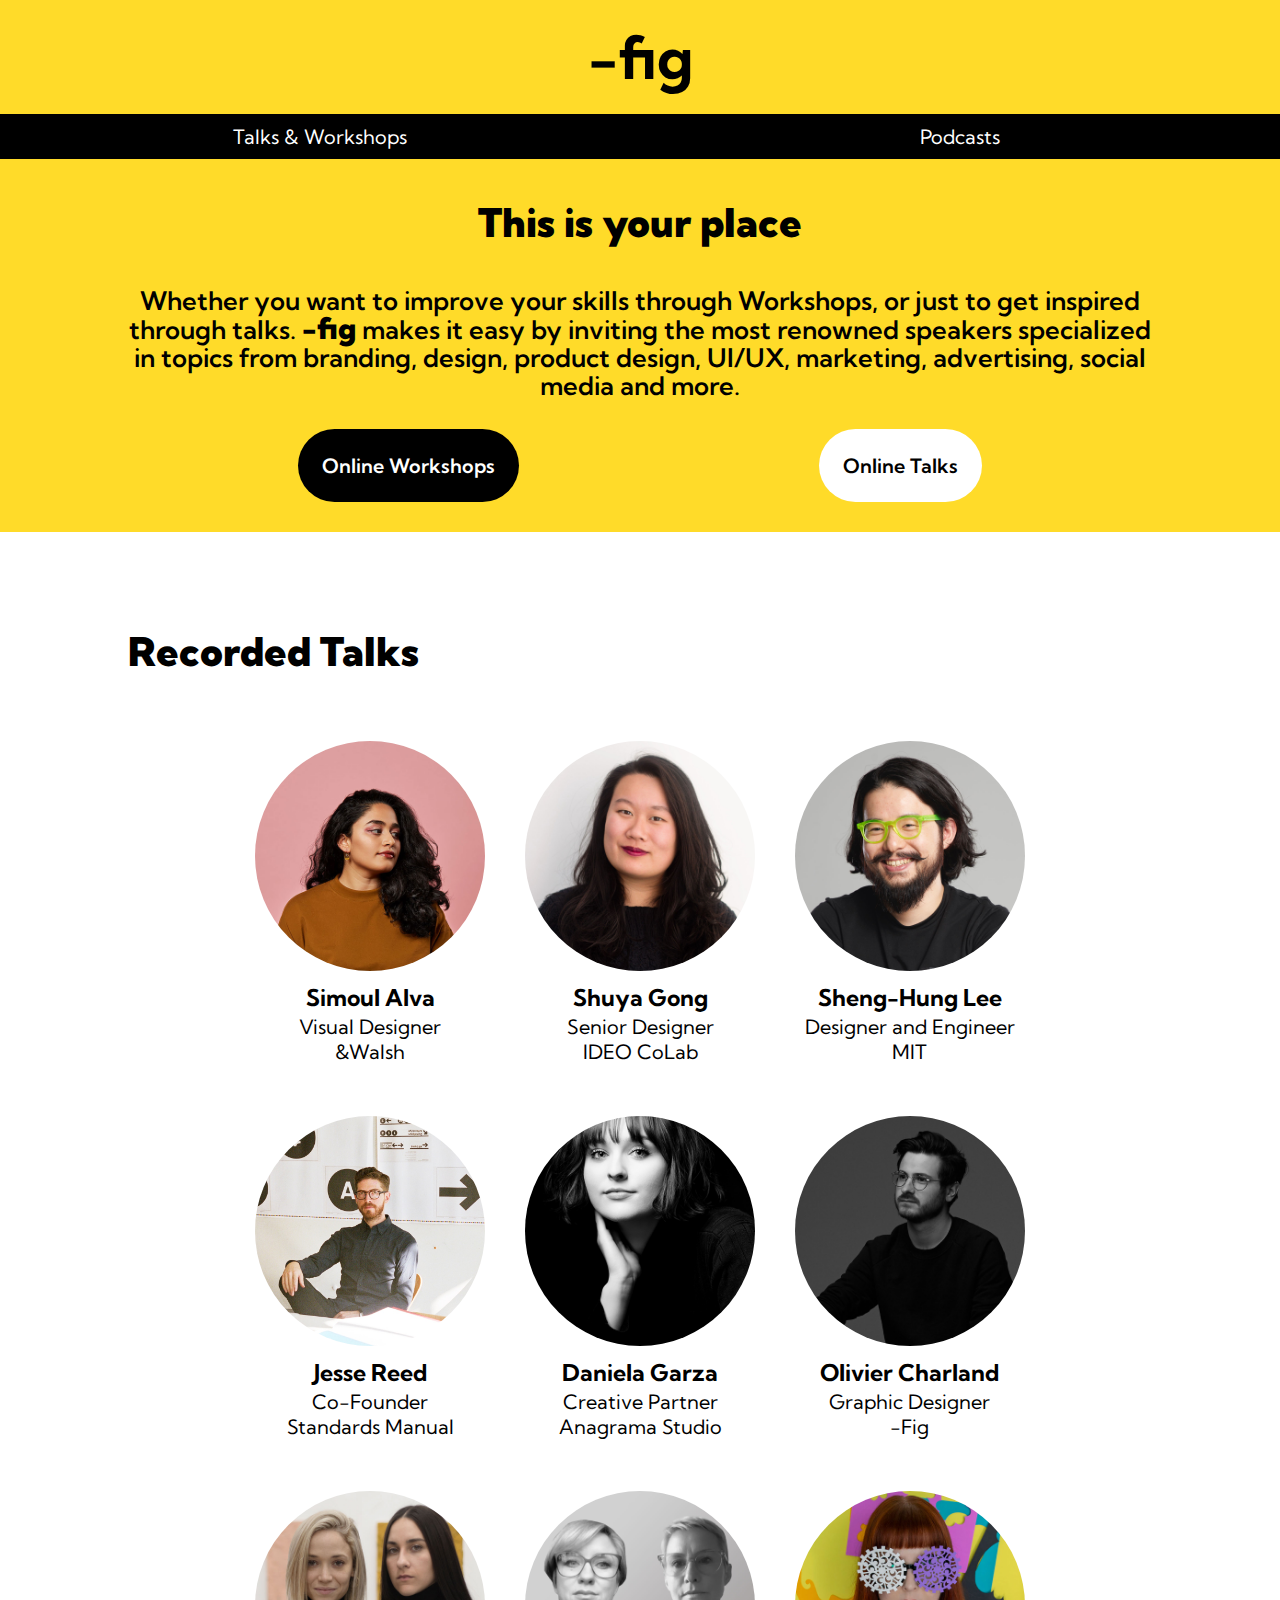
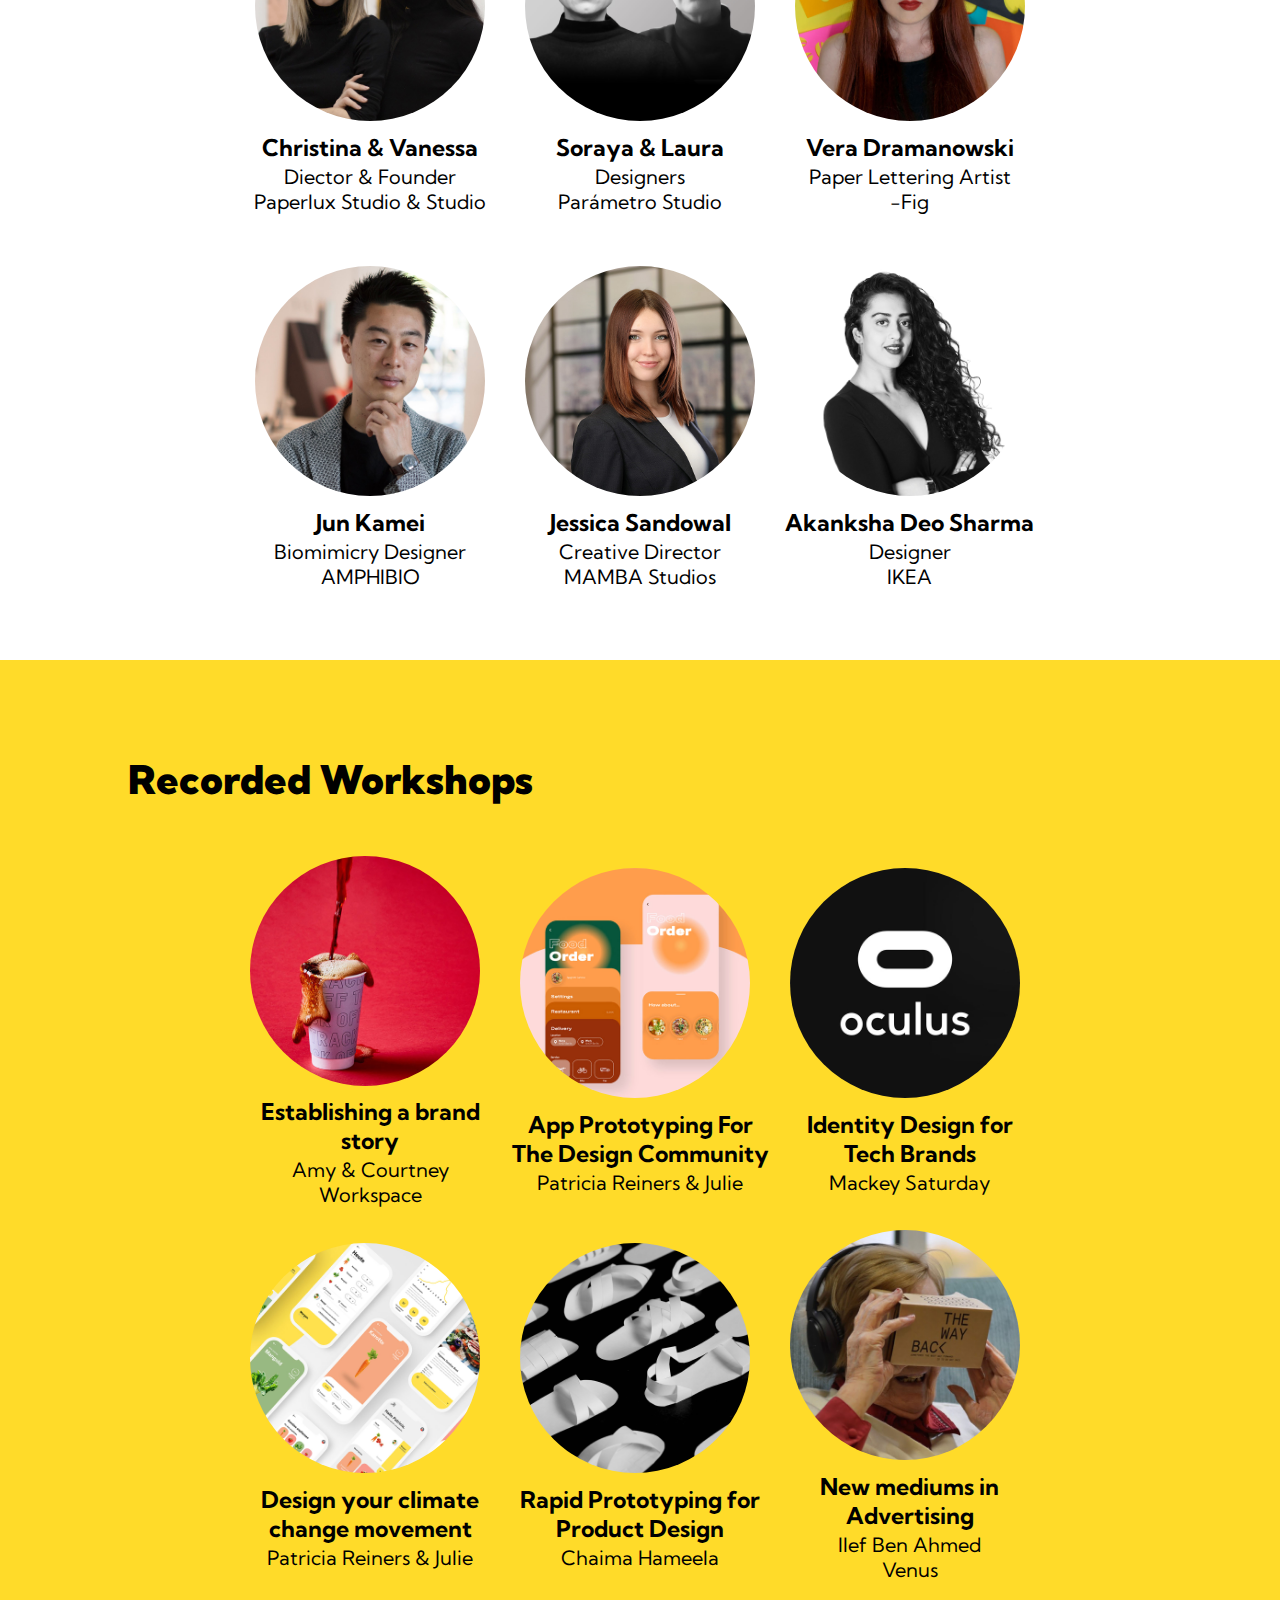
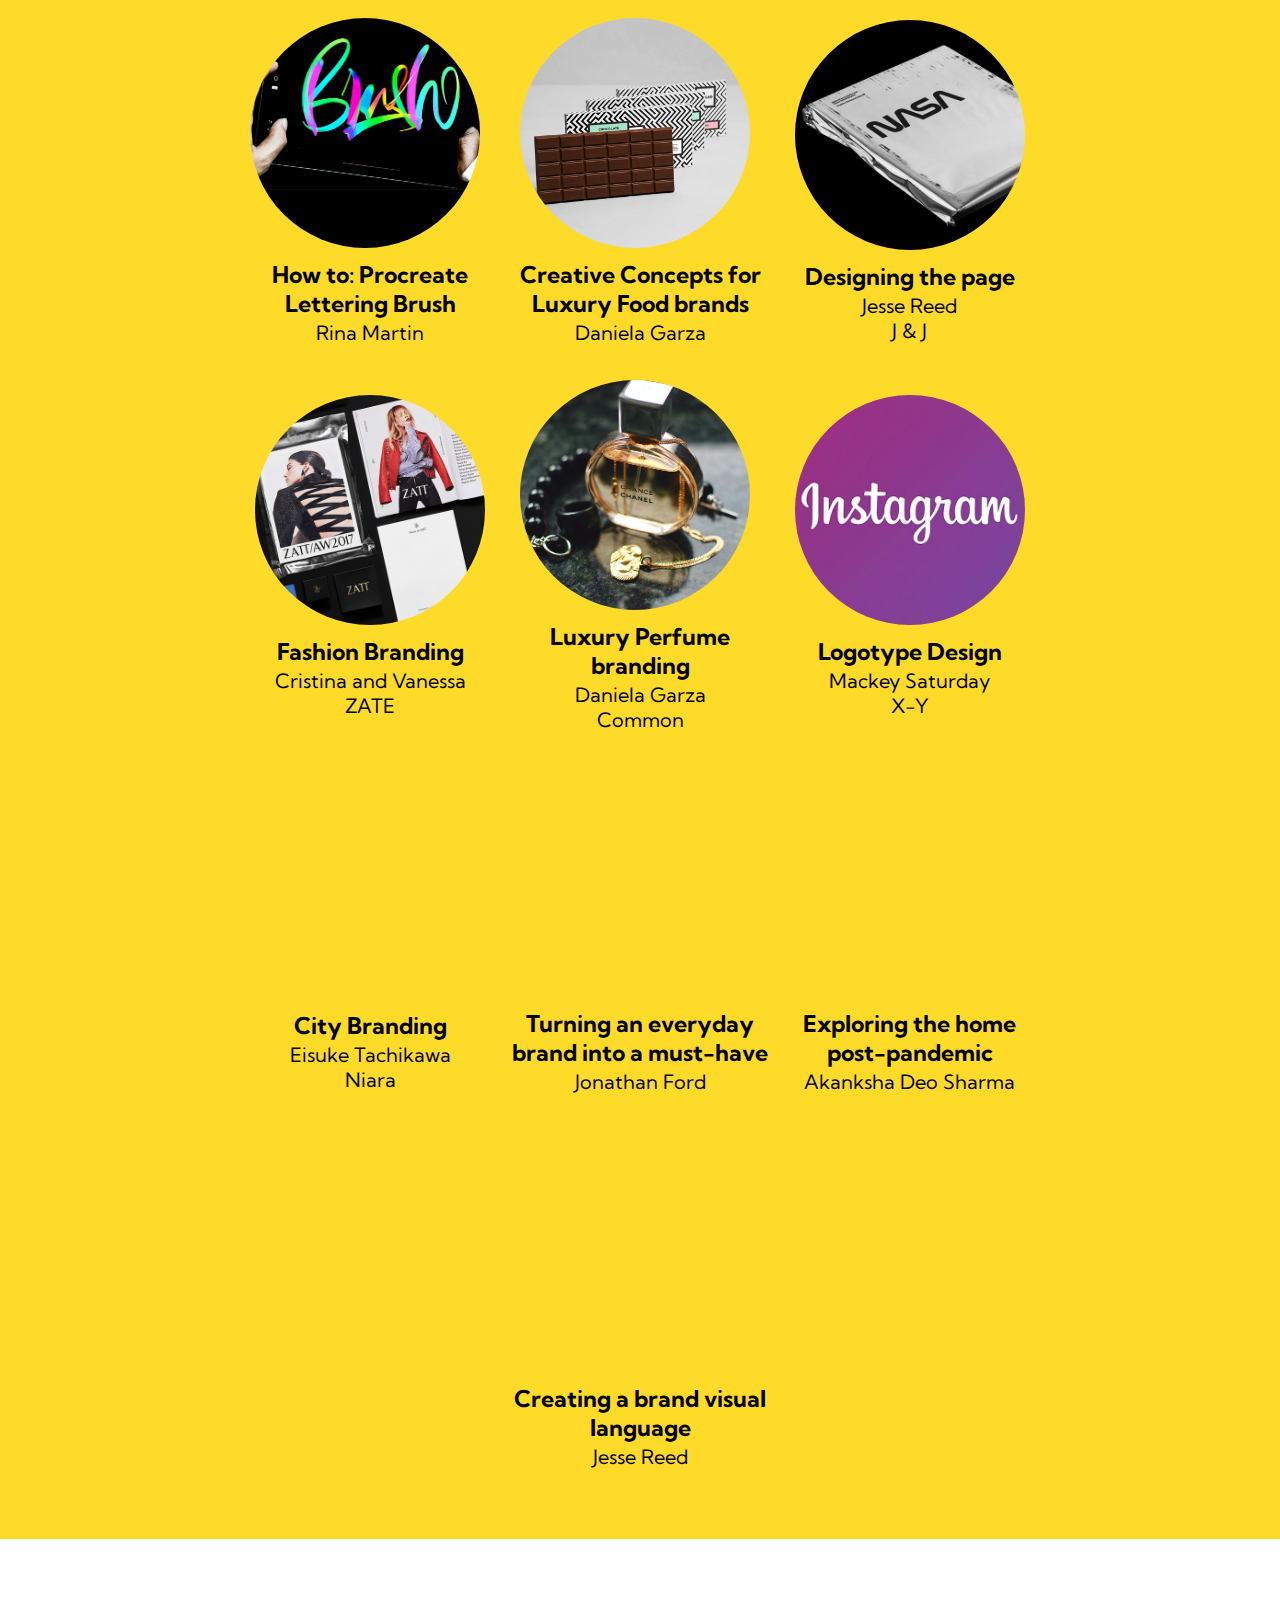
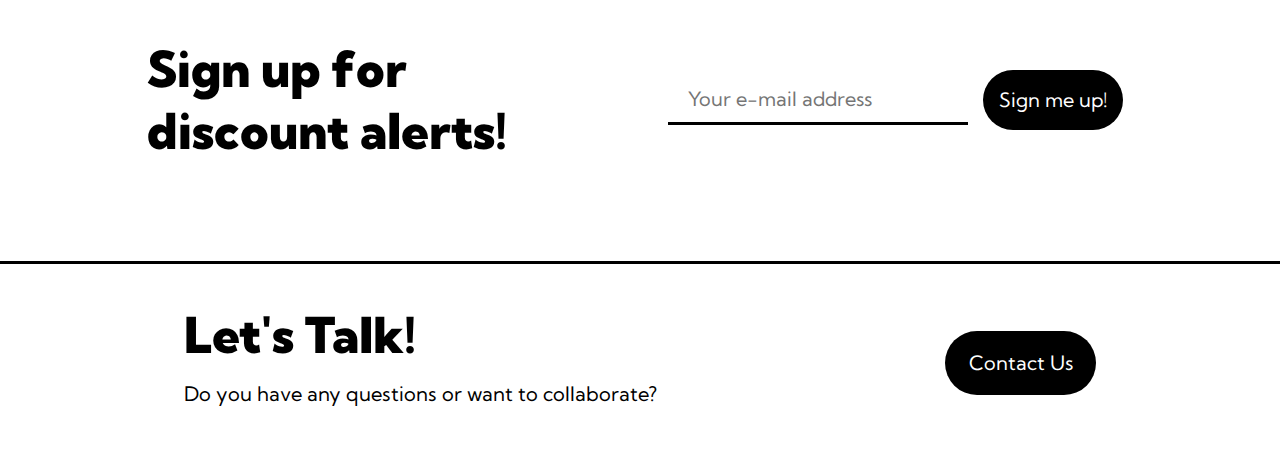
<file: index.html>
<!DOCTYPE html>
<html lang="en">
<head>
    <meta charset="UTF-8">
    <meta http-equiv="X-UA-Compatible" content="IE=edge">
    <meta name="viewport" content="width=device-width, initial-scale=1.0">
    <title>-fig</title>
    <link rel="stylesheet" href="fig-style.css">
    <link rel="icon" href="/images/fig-icon.jpg" type="image/x-icon">
</head>
<body>
    <div class="main__header">
        <div class="logo__div">
            <h1 class="logo__text no-wrap"><span class="dash">-</span>fig</h1>
        </div>
        <div class="nav__div">
                <div class="nav__content">
                    <span class="nav__item no-wrap"><a href="#workshop" class="nav__link"><span class="hide_text"> Talks &</span> Workshops</a></span>
                </div>
                <div class="nav__content">
                    <span class="nav__item"><a href="/podcast.html" class="nav__link">Podcasts</a></span>
                </div>
        </div>
    </div>
    <div class="main__content">
        <h2 class="page__title content__head center no-wrap">This is your place</h2>
        <p class="content_p center">Whether you want to improve your skills through Workshops, or just to get inspired through talks. <span class="p__text">-fig</span> makes it easy by inviting the most renowned speakers specialized in topics from branding, design, product design, UI/UX, marketing, advertising, social media and more.</p>
        <div class="secondary">
            <span class="secondary-button button-one no-wrap"><a href="#workshop" class="secondary-link link-one">Online Workshops</a></span>
            <span class="secondary-button button-two no-wrap"><a href="#talks" class="secondary-link link-two">Online Talks</a></span>
        </div>
    </div>
    <main>
        <!-- RECORDED-TALKS-CONTENT -->
        <section id="talks" class="talks_section section__layout">
            <h2 class="content__head">Recorded Talks</h2>
            <div class="cards__gallery">
                <div class="card__content">
                    <img src="/images/Simoul.jpg" alt="simoul-alva" class="card__img" loading="lazy">
                    <h3 class="card__head">Simoul Alva</h3>
                    <p class="card__info">Visual Designer</p>
                    <p class="card__info">&Walsh</p>
                </div>
                <div class="card__content">
                    <img src="/images/shuya.jpg" alt="shuya-gong" class="card__img" loading="lazy">
                    <h3 class="card__head">Shuya Gong</h3>
                    <p class="card__info">Senior Designer</p>
                    <p class="card__info">IDEO CoLab</p>
                </div>
                <div class="card__content">
                    <img src="/images/sheng.jpg" alt="sheng-hung lee" class="card__img" loading="lazy">
                    <h3 class="card__head">Sheng-Hung Lee</h3>
                    <p class="card__info">Designer and Engineer</p>
                    <p class="card__info">MIT</p>
                </div>
                <div class="card__content">
                    <img src="/images/jesse.jpeg" alt="jesse-reed" class="card__img" loading="lazy">
                    <h3 class="card__head">Jesse Reed</h3>
                    <p class="card__info">Co-Founder</p>
                    <p class="card__info">Standards Manual</p>
                </div>
                <div class="card__content">
                    <img src="/images/Daniela.jpg" alt="daniela -garza" class="card__img" loading="lazy">
                    <h3 class="card__head">Daniela Garza</h3>
                    <p class="card__info">Creative Partner</p>
                    <p class="card__info">Anagrama Studio</p>
                </div>
                <div class="card__content">
                    <img src="/images/olivier.jpg" alt="olivier-charland" class="card__img" loading="lazy">
                    <h3 class="card__head">Olivier Charland</h3>
                    <p class="card__info">Graphic Designer</p>
                    <p class="card__info">-Fig</p>
                </div>
                <div class="card__content">
                    <img src="/images/christina-vanessa.jpg" alt="christina-vanessa" class="card__img" loading="lazy">
                    <h3 class="card__head">Christina & Vanessa</h3>
                    <p class="card__info">Diector & Founder</p>
                    <p class="card__info">Paperlux Studio & Studio</p>
                </div>
                <div class="card__content">
                    <img src="/images/soraya-laura.jpg" alt="soraya-laura" class="card__img" loading="lazy">
                    <h3 class="card__head">Soraya & Laura</h3>
                    <p class="card__info">Designers</p>
                    <p class="card__info">Parámetro Studio</p>
                </div>
                <div class="card__content">
                    <img src="/images/vera.jpg" alt="vera-dramanowski" class="card__img" loading="lazy">
                    <h3 class="card__head">Vera Dramanowski</h3>
                    <p class="card__info">Paper Lettering Artist</p>
                    <p class="card__info">-Fig</p>
                </div>
                <div class="card__content">
                    <img src="/images/jun.jpg" alt="jun-kamei" class="card__img" loading="lazy">
                    <h3 class="card__head">Jun Kamei</h3>
                    <p class="card__info">Biomimicry Designer</p>
                    <p class="card__info">AMPHIBIO</p>
                </div>
                <div class="card__content">
                    <img src="/images/jessica.jpg" alt="jessica-sandowal" class="card__img" loading="lazy">
                    <h3 class="card__head">Jessica Sandowal</h3>
                    <p class="card__info">Creative Director</p>
                    <p class="card__info">MAMBA Studios</p>
                </div>
                <div class="card__content">
                    <img src="/images/akanksha-shar.jpg" alt="akanksha sharama" class="card__img" loading="lazy">
                    <h3 class="card__head">Akanksha Deo Sharma</h3>
                    <p class="card__info">Designer</p>
                    <p class="card__info">IKEA</p>
                </div>
            </div>
        </section>
        <!-- Workshop content -->
        <section id="workshop" class="section__layout workshop__layout">
            <h2 class="content__head">Recorded Workshops</h2>
            <div class="cards__gallery">
                <div class="card__content">
                    <img src="/images/workshop-images/establish-brand.jpg" alt="branding" class="card__img" loading="lazy">
                    <h3 class="card__head">Establishing a brand story</h3>
                    <p class="card__info">Amy & Courtney</p>
                    <p class="card__info">Workspace</p>
                </div>
                <div class="card__content">
                    <img src="/images/workshop-images/app-prototype.jpg" alt="prototype" class="card__img" loading="lazy">
                    <h3 class="card__head">App Prototyping For The Design Community</h3>
                    <p class="card__info">Patricia Reiners & Julie</p>
                </div>
                <div class="card__content">
                    <img src="/images/workshop-images/tech-brands.jpg" alt="tech-brands" class="card__img" loading="lazy">
                    <h3 class="card__head">Identity Design for Tech Brands</h3>
                    <p class="card__info">Mackey Saturday</p>
                </div>
                <div class="card__content">
                    <img src="/images/workshop-images/design-climat.jpg" alt="design-concepts" class="card__img" loading="lazy">
                    <h3 class="card__head">Design your climate change movement</h3>
                    <p class="card__info">Patricia Reiners & Julie</p>
                </div>
                <div class="card__content">
                    <img src="/images/workshop-images/rapid-prototype.jpg" alt="prototype-1" class="card__img" loading="lazy">
                    <h3 class="card__head">Rapid Prototyping for Product Design</h3>
                    <p class="card__info">Chaima Hameela</p>
                </div>
                <div class="card__content">
                    <img src="/images/workshop-images/new-medium.jpg" alt="vr-box" class="card__img" loading="lazy">
                    <h3 class="card__head">New mediums in Advertising</h3>
                    <p class="card__info">Ilef Ben Ahmed</p>
                    <p class="card__info">Venus</p>
                </div>
                <div class="card__content">
                    <img src="/images/workshop-images/how-to-procreate.jpg" alt="calliagraphy" class="card__img" loading="lazy">
                    <h3 class="card__head">How to: Procreate Lettering Brush</h3>
                    <p class="card__info">Rina Martin</p>
                </div>
                <div class="card__content">
                    <img src="/images/workshop-images/luxury-food-brands.jpeg" alt="food-branding" class="card__img" loading="lazy">
                    <h3 class="card__head">Creative Concepts for Luxury Food brands</h3>
                    <p class="card__info">Daniela Garza</p>
                </div>
                <div class="card__content">
                    <img src="/images/workshop-images/design-page.jpg" alt="page-layout" class="card__img" loading="lazy">
                    <h3 class="card__head">Designing the page</h3>
                    <p class="card__info">Jesse Reed</p>
                    <p class="card__info">J & J</p>
                </div>
                <div class="card__content">
                    <img src="/images/workshop-images/fashion-branding.jpg" alt="fashion-branding" class="card__img" loading="lazy">
                    <h3 class="card__head">Fashion Branding</h3>
                    <p class="card__info">Cristina and Vanessa</p>
                    <p class="card__info">ZATE</p>
                </div>
                <div class="card__content">
                    <img src="/images/workshop-images/perfume-branding.jpg" alt="perfume-branding" class="card__img" loading="lazy">
                    <h3 class="card__head">Luxury Perfume branding</h3>
                    <p class="card__info">Daniela Garza</p>
                    <p class="card__info">Common</p>
                </div>
                <div class="card__content">
                    <img src="/images/workshop-images/logo-design.jpeg" alt="logo-design" class="card__img" loading="lazy">
                    <h3 class="card__head">Logotype Design</h3>
                    <p class="card__info">Mackey Saturday</p>
                    <p class="card__info">X-Y</p>
                </div>
                <div class="card__content">
                    <img src="/images/workshop-images/city-branding.jpg" alt="city-branding" class="card__img" loading="lazy">
                    <h3 class="card__head">City Branding</h3>
                    <p class="card__info">Eisuke Tachikawa</p>
                    <p class="card__info">Niara</p>
                </div>
                <div class="card__content">
                    <img src="/images/workshop-images/jonathan-ford.jpg" alt="jonathan-ford" class="card__img" loading="lazy">
                    <h3 class="card__head">Turning an everyday brand into a must-have</h3>
                    <p class="card__info">Jonathan Ford</p>
                </div>
                <div class="card__content">
                    <img src="/images/workshop-images/explore-home-post-pandemic.jpg" alt="post-pandemic" class="card__img" loading="lazy">
                    <h3 class="card__head">Exploring the home post-pandemic</h3>
                    <p class="card__info">Akanksha Deo Sharma</p>
                </div>
                <div class="card__content">
                    <img src="/images/workshop-images/visual-language.jpg" alt="visual language" class="card__img" loading="lazy">
                    <h3 class="card__head">Creating a brand visual language</h3>
                    <p class="card__info">Jesse Reed</p>
                </div>
            </div>
        </section>
        <!-- contacts section -->
        <div class="contact">
            <h2 class="contact_head"><span class="no-wrap">Sign up for</span><br><span class="no-wrap">discount alerts!</span></h2>
            <form class="discount_form">
                <input type="email" name="e-mail" id="email" required placeholder="Your e-mail address" class="mail_input">
                <input type="submit" value="Sign me up!" class="submit_button" >
            </form>
        </div>
        <hr>
        <div class="contact_info">
           <div class="contact_text">
            <h2 class="contact_head">Let's Talk!</h2>
            <p class="contact_p">Do you have any questions or want to collaborate?</p>
           </div>
           <div class="contact_div">
            <span class="contact-button"><a href="mailto:magic@email.com" class="contact_link">Contact Us</a></span>
           </div>
        </div>
    </main>
</body>
</html>
</file>
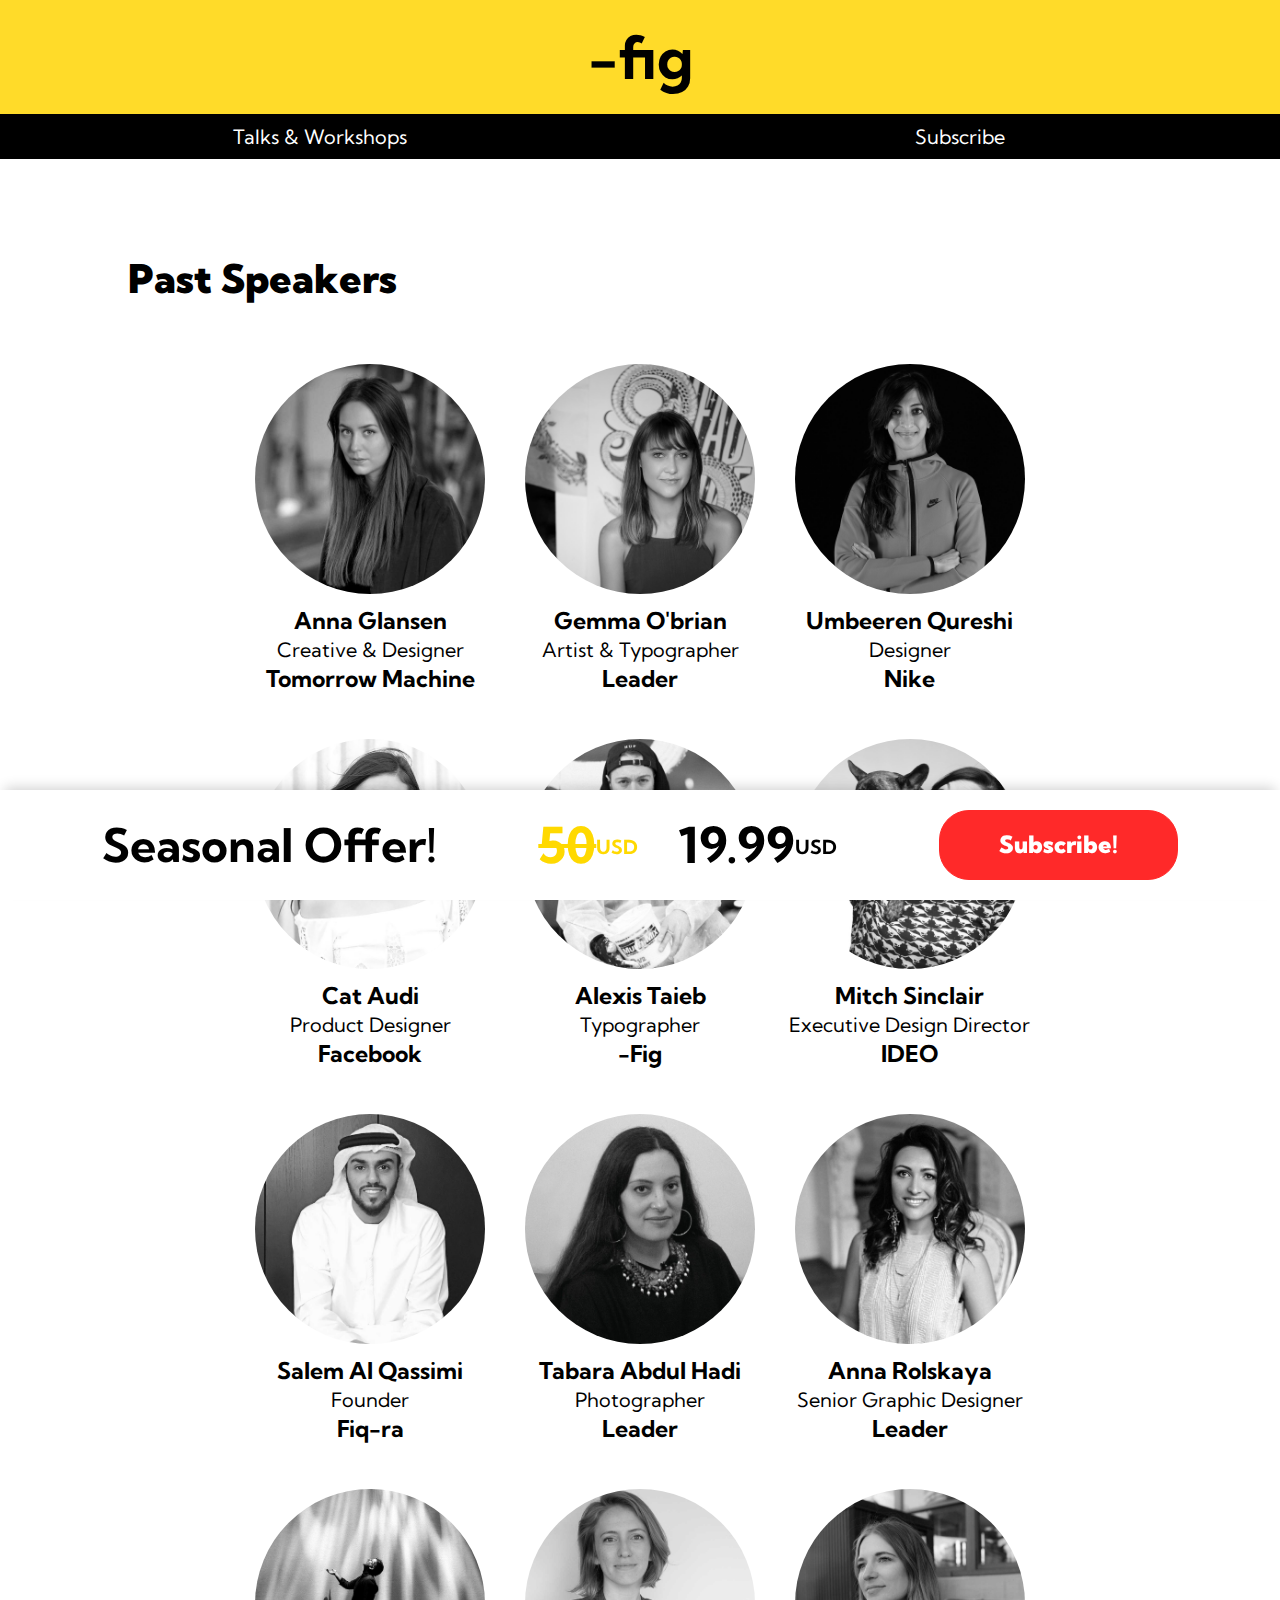
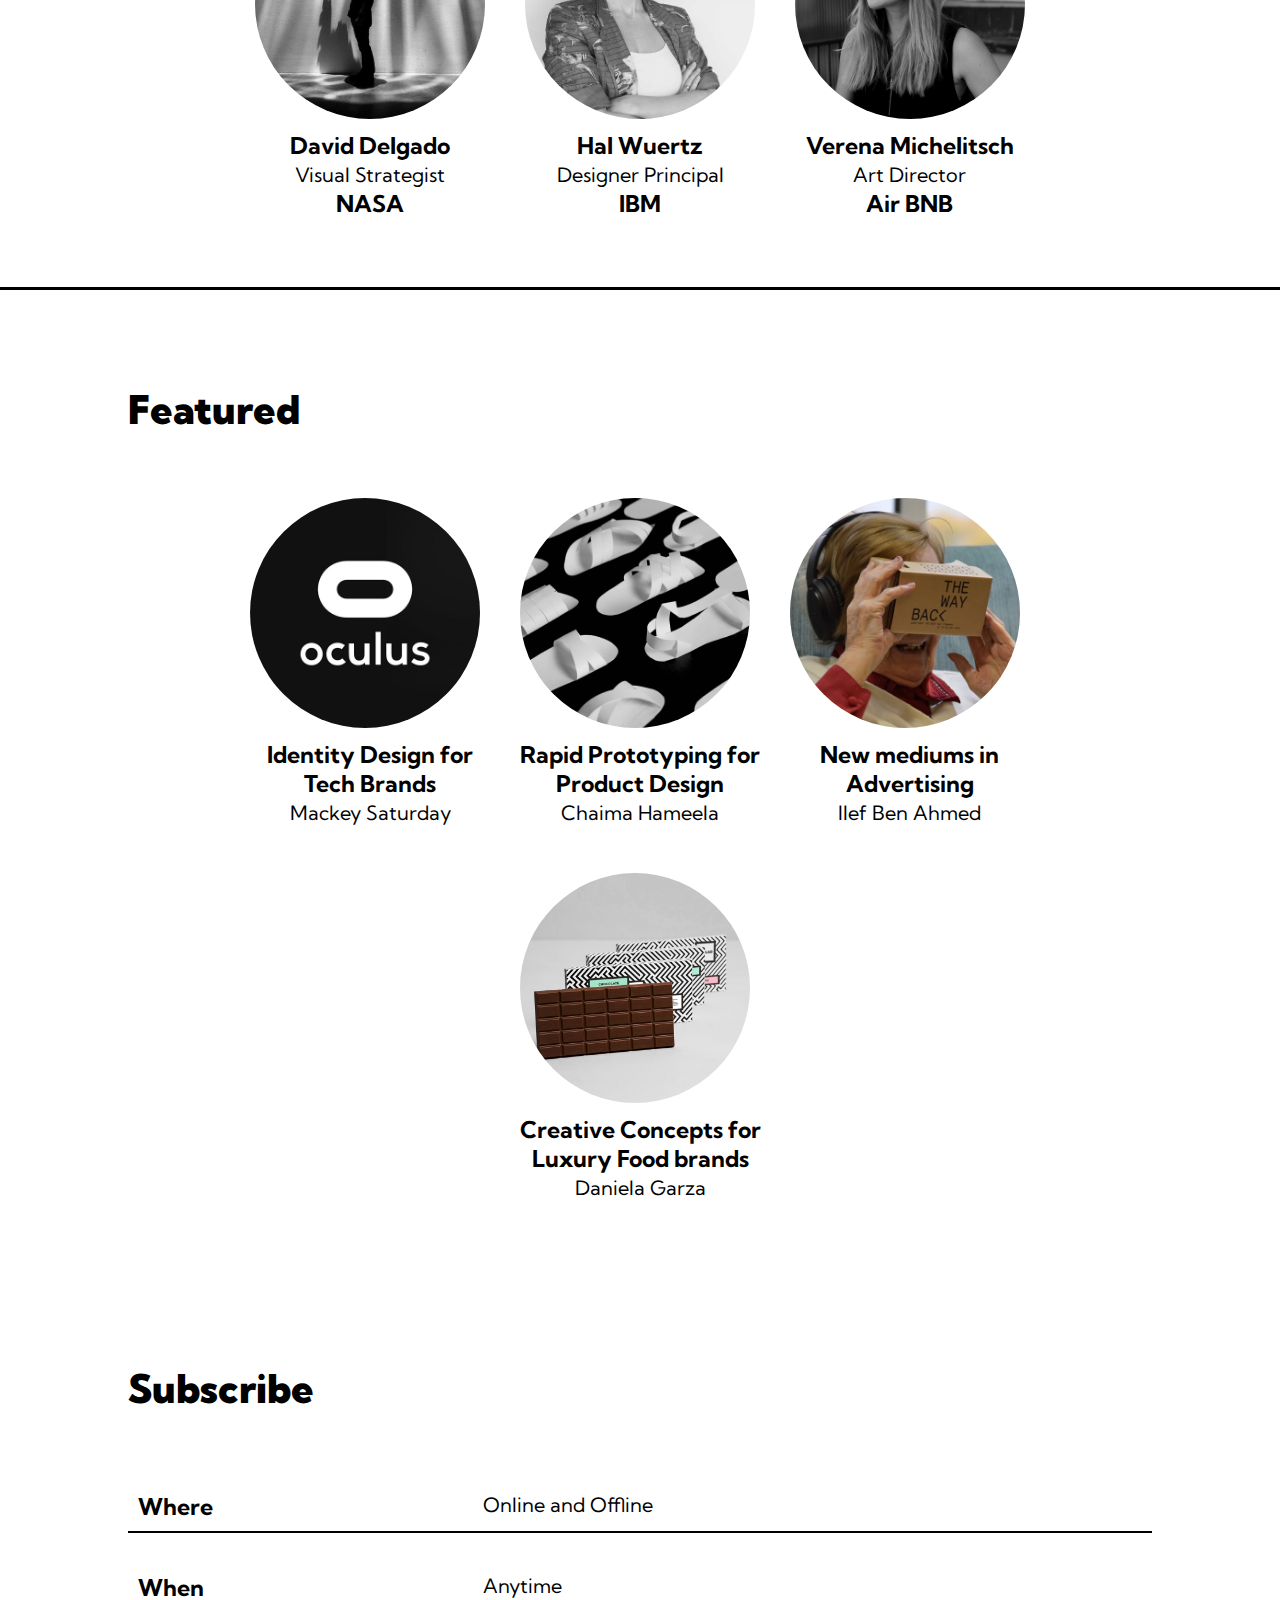
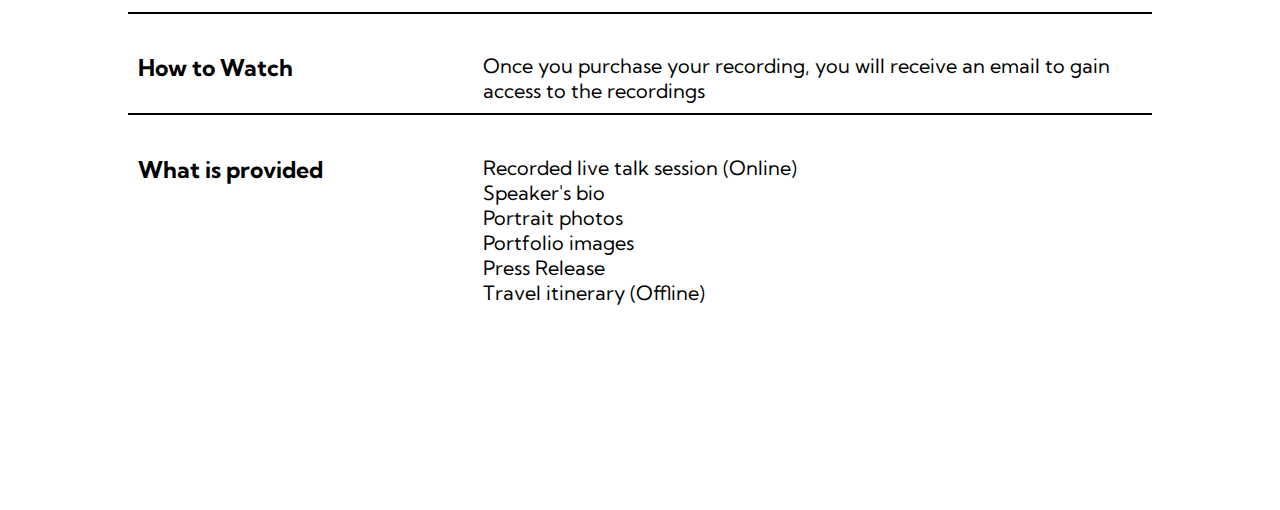
<file: podcast.html>
<!DOCTYPE html>
<html lang="en">
<head>
    <meta charset="UTF-8">
    <meta http-equiv="X-UA-Compatible" content="IE=edge">
    <meta name="viewport" content="width=device-width, initial-scale=1.0">
    <title>-fig</title>
    <link rel="stylesheet" href="fig-style.css">
    <link rel="icon" href="/images/fig-icon.jpg" type="image/x-icon">
    <script>
        function maintain(){
            alert("I will add a shopping cart soon 😇🛒");
        }
    </script>
</head>
<body>
    <div class="main__header">
        <div class="logo__div">
            <h1 class="logo__text no-wrap"><a href="/index.html" style="color: black;"><span class="dash">-</span>fig</a> </h1>
        </div>
        <div class="nav__div">
                <div class="nav__content">
                    <span class="nav__item no-wrap"><a href="/index.html#workshop" class="nav__link">Talks & Workshops</a></span>
                </div>
                <div class="nav__content">
                    <span class="nav__item"><a href="#subscribe" class="nav__link">Subscribe</a></span>
                </div>
        </div>
    </div>
    <section class="section__layout">
        <h2 class="content__head">Past Speakers</h2>
        <div class="cards__gallery">
            <div class="card__content">
                <img src="/images/past-speakers/anna-glan.jpg" alt="Anna-Glansen" class="card__img" loading="lazy">
                <h3 class="card__head">Anna Glansen</h3>
                <p class="card__info">Creative & Designer</p>
                <h3 class="card__head">Tomorrow Machine</h3>
            </div>
            <div class="card__content">
                <img src="/images/past-speakers/gemma.jpg" alt="Gemma-obrien" class="card__img" loading="lazy">
                <h3 class="card__head">Gemma O'brian</h3>
                <p class="card__info">Artist & Typographer</p>
                <h3 class="card__head">Leader</h3>
            </div>
            <div class="card__content">
                <img src="/images/past-speakers/umbeeren.jpg" alt="umbeeren-qureshi" class="card__img" loading="lazy">
                <h3 class="card__head">Umbeeren Qureshi</h3>
                <p class="card__info">Designer</p>
                <h3 class="card__head">Nike</h3>
            </div>
            <div class="card__content">
                <img src="/images/past-speakers/cat.jpg" alt="cat-audi" class="card__img" loading="lazy">
                <h3 class="card__head">Cat Audi</h3>
                <p class="card__info">Product Designer</p>
                <h3 class="card__head">Facebook</h3>
            </div>
            <div class="card__content">
                <img src="/images/past-speakers/alex.jpeg" alt="alexis-taieb" class="card__img" loading="lazy">
                <h3 class="card__head">Alexis Taieb</h3>
                <p class="card__info">Typographer</p>
                <h3 class="card__head">-Fig</h3>
            </div>
            <div class="card__content">
                <img src="/images/past-speakers/mitch.jpg" alt="mitch-sinclair" class="card__img" loading="lazy">
                <h3 class="card__head">Mitch Sinclair</h3>
                <p class="card__info">Executive Design Director</p>
                <h3 class="card__head">IDEO</h3>
            </div>
            <div class="card__content">
                <img src="/images/past-speakers/salem.jpg" alt="salem-al-qassimi" class="card__img" loading="lazy">
                <h3 class="card__head">Salem Al Qassimi</h3>
                <p class="card__info">Founder</p>
                <h3 class="card__head">Fiq-ra</h3>
            </div>
            <div class="card__content">
                <img src="/images/past-speakers/tamar.jpeg" alt="tamara-abdul" class="card__img" loading="lazy">
                <h3 class="card__head">Tabara Abdul Hadi</h3>
                <p class="card__info">Photographer</p>
                <h3 class="card__head">Leader</h3>
            </div>
            <div class="card__content">
                <img src="/images/past-speakers/rolskaya.jpg" alt="anna-rolskaya" class="card__img" loading="lazy">
                <h3 class="card__head">Anna Rolskaya</h3>
                <p class="card__info">Senior Graphic Designer</p>
                <h3 class="card__head">Leader</h3>
            </div>
            <div class="card__content">
                <img src="/images/past-speakers/david.jpeg" alt="david-delgado" class="card__img" loading="lazy">
                <h3 class="card__head">David Delgado</h3>
                <p class="card__info">Visual Strategist</p>
                <h3 class="card__head">NASA</h3>
            </div>
            <div class="card__content">
                <img src="/images/past-speakers/hal.jpg" alt="hal-wuertz" class="card__img" loading="lazy">
                <h3 class="card__head">Hal Wuertz</h3>
                <p class="card__info">Designer Principal</p>
                <h3 class="card__head">IBM</h3>
            </div>
            <div class="card__content">
                <img src="/images/past-speakers/verena.jpg" alt="Verena-Michelitsch" class="card__img" loading="lazy">
                <h3 class="card__head">Verena Michelitsch</h3>
                <p class="card__info">Art Director</p>
                <h3 class="card__head">Air BNB</h3>
            </div>
        </div>
    </section>
    <hr>
    <section class="section__layout">
        <h2 class="content__head">Featured</h2>
        <div class="cards__gallery">
            <div class="card__content">
                <img src="/images/workshop-images/tech-brands.jpg" alt="tech-brands" class="card__img" loading="lazy">
                <h3 class="card__head">Identity Design for Tech Brands</h3>
                <p class="card__info">Mackey Saturday</p>
            </div>
            <div class="card__content">
                <img src="/images/workshop-images/rapid-prototype.jpg" alt="prototype-1" class="card__img" loading="lazy">
                <h3 class="card__head">Rapid Prototyping for Product Design</h3>
                <p class="card__info">Chaima Hameela</p>
            </div>
            <div class="card__content">
                <img src="/images/workshop-images/new-medium.jpg" alt="vr-box" class="card__img" loading="lazy">
                <h3 class="card__head">New mediums in Advertising</h3>
                <p class="card__info">Ilef Ben Ahmed</p>
            </div>
            <div class="card__content">
                <img src="/images/workshop-images/luxury-food-brands.jpeg" alt="food-branding" class="card__img" loading="lazy">
                <h3 class="card__head">Creative Concepts for Luxury Food brands</h3>
                <p class="card__info">Daniela Garza</p>
            </div>
        </div>
    </section>
    <section class="section__layout" id="subscribe">
        <h2 class="content__head">Subscribe</h2>
        <div class="info_table">
            <div class="content_row">
                    <h3>Where</h3>
                    <p>Online and Offline</p>
                </div>
                <div class="content_row">
                        <h3>When</h3>
                        <p>Anytime</p>
                </div>
            <div class="content_row">
                <h3>How to Watch</h3>
                <p>Once you purchase your recording, you will receive an email to gain access to the recordings</p>
            </div>
            <div class="content_row">
                <h3>What is provided</h3>
                <ul>
                    <li>Recorded live talk session (Online)</li>
                    <li>Speaker's bio</li>
                    <li>Portrait photos</li>
                    <li>Portfolio images</li>
                    <li>Press Release</li>
                    <li>Travel itinerary (Offline)</li>
                </ul>
            </div>
        </div>
    </section>
    <div class="merch sticky">
        <div class="offer">
            <h3>Seasonal Offer!</h3>
        </div>
        <div class="price_div">
             <div>
                 <h3 class="gold"><span class="price">50</span><sup>USD</sup></h3>
             </div>
             <div>
                <h3><span class="new_price">19.99</span><span class="usd"><sup>USD</sup></span></h3>
             </div>
        </div>
        <div class="subscribe_div">
            <button class="sub_button" onclick="maintain()">Subscribe!</button>
        </div>
    </div>
</body>
</html>
</file>
<file: fig-style.css>
@import url('https://fonts.googleapis.com/css2?family=Kumbh+Sans:wght@500&display=swap');

/* ----RESET---- */
*,
*::before,
*::after{
    margin: 0;
    padding: 0;
    box-sizing: border-box;
}
img{
    display: block;
    max-width: 100%;
    height: auto;
}
input,
button{
    font-family: inherit;
}
a{
    text-decoration: none;
    cursor: pointer;
}

/* -----VARIABLES----- */
:root{
    /* FONTS */
    --MAIN-FONT:'Kumbh Sans', sans-serif;
    --FONT-SIZE: clamp(1.0rem, 2.2vh, 1.5rem);
    --HEADER-SIZE: clamp(1.5rem, 2.5vh, 2rem);
    --NAVBAR-FONT: clamp(0.9rem, 2.2vh, 1.5rem);
    --SUB-HEADING: clamp(2rem, 2.8vh, 2.5rem);

    /* STYLES */
    --BOLDER: 900;
    --MEDIUM-WEIGHT: 600;
    --PADDING:10%;
    --MAX-WIDTH: 100%;

    /* COLORS */
    --BG-COLOR: hsl(50, 100%, 58%);
    --FONT-COLOR: hsl(0, 0%, 0%);
    --NEUTRAL: hsl(0, 0%, 100%);
    --GOLD: hsl(51, 100%, 50%);
    --RED: hsl(0, 100%, 58%);

    /* ANIMATIONS */
    --IMG-TRANSItION: 200ms;
    --TRANSITION: 500ms;
    --SCALE: scale(0.9); 
}

/* -------UTILITY-CLASSES----- */
.center{
    text-align: center;
}

.no-wrap{
    white-space: nowrap;
}
.sticky{
    position: sticky;
    bottom: 0;
}

/* -----GENERAL-STYLES----- */
html{
    scroll-behavior: smooth;
    font-size: var(--FONT-SIZE);
    font-family: var(--MAIN-FONT);
}

body{
    color: var(--FONT-COLOR);
    min-height: 100vh;
    background-color: var(--NEUTRAL);
}


/* -----MAIN_HEADER----- */
.main__header{
    background-color: var(--FONT-COLOR);
}
.logo__div{
    width: var(--MAX-WIDTH);
    height:fit-content;
    text-align: center;
    font-size: var(--HEADER-SIZE);
    padding: 1rem 0;
    background-color: var(--BG-COLOR);
}

.nav__div{
    display: grid;
    grid-template-columns: repeat(2, 1fr);
    padding: 10px 0;
   
}

.nav__content{
    display: flex;
    align-items: center;
    justify-content: center;
    flex-wrap: wrap;
    font-size:var(--NAVBAR-FONT);
    background-color: var(--FONT-COLOR);
}

.nav__link{
    color: var(--NEUTRAL);
    cursor: pointer;
}
.nav__link:hover,
.nav__link:focus,
.nav__link:active{
    color: var(--BG-COLOR);
}
.logo__text{
    transition: var(--TRANSITION);
}
.logo__text:hover{
    transform: var(--SCALE);
}
/* -HEADER-CONTENT- */
.main__content{
    width: var(--MAX-WIDTH);
    padding: 0 var(--PADDING);
    background-color: var(--BG-COLOR);
}

.content__head{
    padding: 2rem 0;
    font-size: var(--SUB-HEADING);
    font-weight: var(--BOLDER);
     
}
.content_p{
    font-weight: 580;
    font-size:clamp(1.3rem,2.2vh,1.5rem);
    line-height: 28px;
}
.p__text{
    font-size: 1.5rem;
    font-weight: var(--BOLDER);
}

.secondary{
    width: var(--MAX-WIDTH);
    height: fit-content;
    padding: 1rem;
    display: flex;
    flex-direction: row;
    flex-wrap: wrap;
    justify-content:space-around;
    align-items: center;
}

.secondary-button{
    display: inline-block;
    padding: 1.2rem;
    font-weight: var(--MEDIUM-WEIGHT);
    border-radius: 2rem;
    margin: 0.5rem;
    transition: var(--TRANSITION);
}
.secondary-button:hover{
    transform: var(--SCALE);
}
.link-one{
    color: var(--NEUTRAL);
}
.link-two{
    color: var(--FONT-COLOR);
}
.button-one{
    background-color: var(--FONT-COLOR);
}
.button-two{
    background-color: var(--NEUTRAL);
}


.section__layout{
    padding: 2.8rem var(--PADDING);
    background-color:var(--NEUTRAL);
}
/* ------PROFILE-CARD-STYLES------ */
.cards__gallery{
    width: var(--MAX-WIDTH);
    height: fit-content;
    display: flex;
    flex-direction: row;
    flex-wrap: wrap;
    justify-content: center;
    align-items: center;
    gap: 0.5rem;
}


.card__img{
    width: 230px;
    height: 230px;
    object-fit: cover;
    border-radius: 50%;
    margin: 0.5rem;
    transition: var(--IMG-TRANSItION);
}
.card__img:hover{
    transform: var(--SCALE);
}
.card__content{
    width: 260px;
    height: 365px;
    display: grid;
    place-content: center;
    text-align: center;
}

.card__head{
    margin: 2px 0;
}

.workshop__layout{
    background-color: var(--BG-COLOR);
}

/* ---email-section--- */
.contact{
    width: var(--MAX-WIDTH);
    height: fit-content;
    padding: 5rem 0;
    display: flex;
    flex-direction: row;
    flex-wrap: wrap;
    align-items: center;
    justify-content: space-evenly;
}

.contact_head{
    font-size: 2.5rem;
    font-weight: var(--BOLDER);
}
.discount_form{
    padding: 0.5rem;
    display: flex;
    flex-direction: row;
    flex-wrap: wrap;
    justify-content:center;
}
.mail_input{
    height: 2.5rem;
    width: 300px;
    font-size: 1rem;
    padding: 1rem;
    border: none;
    border-bottom: 3px solid var(--FONT-COLOR);
    margin: 5px;
}
.mail_input:focus{
    outline: none;
}
.submit_button{
    font-size: 1rem;
    padding: 12px 16px;
    border-radius: 50px;
    border: none;
    background-color: var(--FONT-COLOR);
    color: var(--NEUTRAL);
    margin-left: 10px;
    cursor: pointer;
}

hr{
    height: 3px;
    border: none;
    background-color: var(--FONT-COLOR);
}
/* ----(CONTACTS)-SECTION---- */
.contact_info{
    width: var(--MAX-WIDTH);
    height: fit-content;
    display: flex;
    flex-direction: row;
    flex-wrap: wrap;
    align-items: center;
    justify-content: space-around;
    padding: 2rem;
    
}
 
.contact_p{
    font-size: 20px;
    margin: 0.8rem 0;
}
.contact-button{
    display: inline-block;
    background-color: var(--FONT-COLOR);
    padding: 1rem 1.2rem;
    border-radius: 50px;
    transition: var(--TRANSITION);
}
.contact-button:hover{
    transform: var(--SCALE);
}
.contact_link{
    color: var(--NEUTRAL);
}

/* ----------PODCAST-PAGE---------- */
.info_table{
    width: var(--MAX-WIDTH);
    height: fit-content; 
}

.content_row{
    margin: 1.5rem 0;
    display: grid;
    grid-template-columns: 1fr 2fr;
    padding: 0.5rem;
    border-bottom: 2px solid var(--FONT-COLOR);
}
.content_row p, ul{
    padding-left: 10px;
}
.content_row:last-of-type{
    border: none;
}
.content_row ul{
    list-style-type: none;
}

/* -----(MERCH)-FOOTER----- */
.merch{
    width:var(--MAX-WIDTH);
    height: fit-content;
    padding: 1rem 0;
    background-color: var(--NEUTRAL);
    display: flex;
    flex-direction: row;
    flex-wrap: wrap;
    align-items: center;
    justify-content: space-evenly;
    box-shadow: 0 -7px 12px -5px rgb(0 0 0 / 19%);
}
.offer{
    font-size: 2rem;
}
.price_div{
    display: flex;
    flex-direction: row;
    flex-wrap: wrap;
    gap: 2rem;
}
.gold{
    color: var(--GOLD);
}
.price{
    font-size: 2.5rem;
    text-decoration: line-through;
}
.new_price{
    font-size: 2.5rem;
}

.sub_button{
    font-size: 1.2rem;
    font-weight: var(--BOLDER);
    padding: 1rem 3rem;
    color: var(--NEUTRAL);
    background-color: var(--RED);
    border: 1px solid var(--RED);
    border-radius: 30px;
    transition: var(--TRANSITION);
}
.sub_button:hover{
    transform: var(--SCALE);
}

/*  X-Small devices (portrait phones, less than 576px) */
@media (max-width: 575.98px) {
    .mail_input{
        width: 260px;
    }
    .contact_head{
        font-size: 2rem;
    }
    .content_p{
        font-size: 20px;
    }
    .content__head{
        font-size: 1.6rem;
    }

    /* (merch)footer */
    .merch{
        padding: 0.5rem 0;
    }
    .offer{
        font-size: 1.5rem;
    }
    .sub_button{
        padding: 0.5rem 1.5rem;
    }
    .hide_text{
        display: none;
    }
    .main__content{
        height: 100vh;
    }
}
/* Medium devices (tablets, less than 992px) */
@media (max-width: 991.98px){
    .content_p{
        font-size: 1rem;
        line-height:1.5rem;
    }
}
</file>
